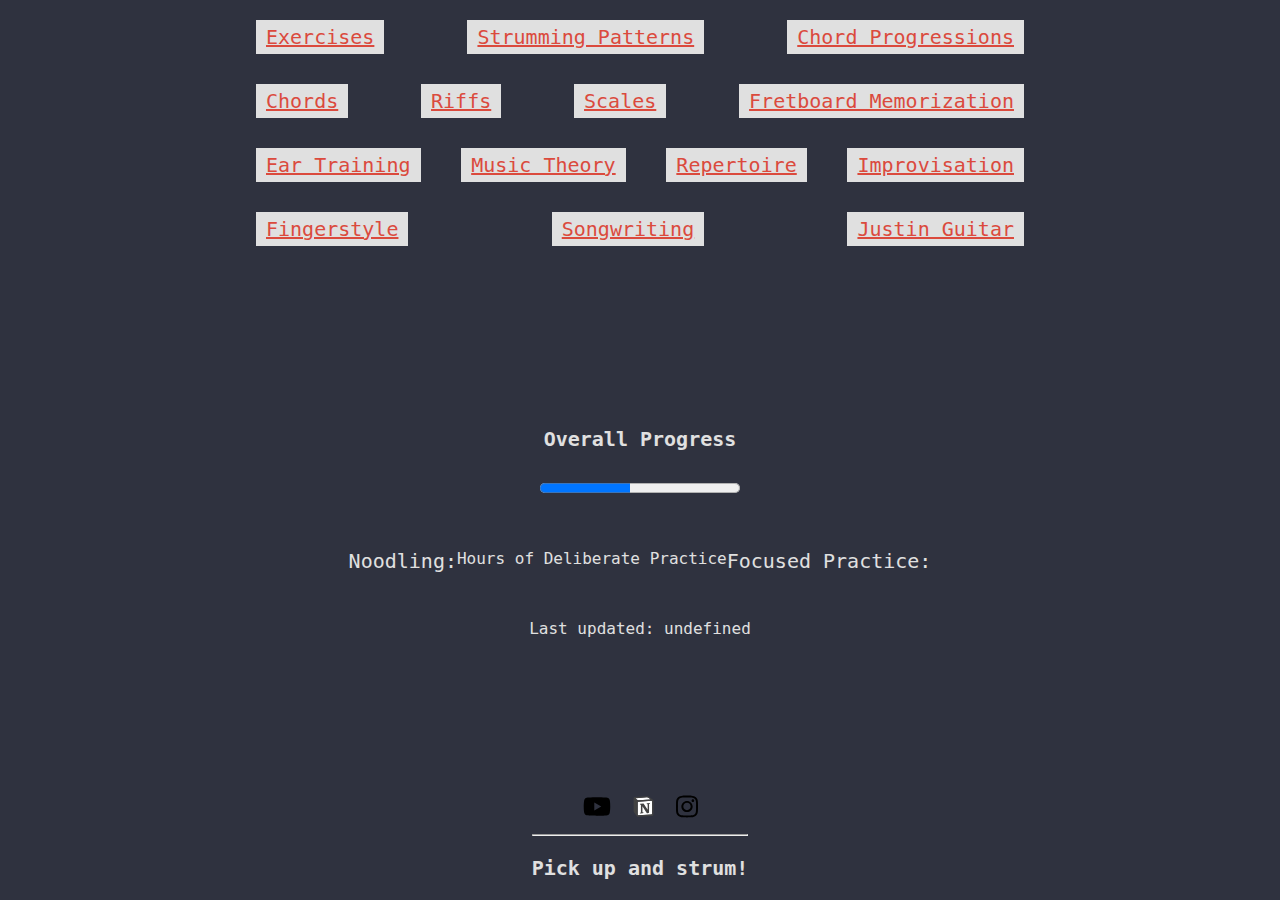
<file: index.html>
<!DOCTYPE html>

<html lang="en">
    <head>
        <meta charset="utf-8">
        <meta name="viewport" content="width=device-width, initial-scale=1.0">
        <title>Guitar</title>
        <link rel="stylesheet" href="./style.css">
    </head>
    <body>
        <div class="guitar-content">
            <div class="guitar-header">
                <ul class="guitar-list">
                    <li><a href="https://advitiay-anand.notion.site/Exercises-20e51c1d0d9c80db9b94d8b8f1b97555" target="_blank noreferrer">Exercises</a></li>
                    <li><a href="https://advitiay-anand.notion.site/Strumming-Patterns-20c51c1d0d9c802d9a85fc6e712c02ea" target="_blank noreferrer">Strumming Patterns</a></li>
                    <li><a href="https://advitiay-anand.notion.site/Chord-Progressions-20951c1d0d9c80c8bd19d9568d3c7e08" target="_blank noreferrer">Chord Progressions</a></li>
                    <li><a href="https://advitiay-anand.notion.site/edfa1c2c75d54bc8a2ef02438a038f11?v=15b51c1d0d9c80598413000cca51e6f5" target="_blank noreferrer">Chords</a></li>
                    <li><a href="https://advitiay-anand.notion.site/Riffs-16651c1d0d9c809d8246e1cf23ac2878" target="_blank noreferrer">Riffs</a></li>
                    <li><a href="https://advitiay-anand.notion.site/15b51c1d0d9c80cfa16ef49464edde76?v=15b51c1d0d9c81749ada000ca266685e" target="_blank noreferrer">Scales</a></li>
                    <li><a href="https://guitartrainer-re.vercel.app" target="_blank noreferrer">Fretboard Memorization</a></li>
                    <li><a href="https://advitiay-anand.notion.site/Ear-Training-21a51c1d0d9c803883d2ec5c9f48b490" target="_blank noreferrer">Ear Training</a></li>
                    <li><a href="https://advitiay-anand.notion.site/Music-Theory-21a51c1d0d9c8044a646ee81d6d4e84f" target="_blank noreferrer">Music Theory</a></li>
                    <li><a href="https://advitiay-anand.notion.site/1cb51c1d0d9c80b7befdc7463886faaa?v=20951c1d0d9c805c82ee000c83201c17" target="_blank noreferrer">Repertoire</a></li>
                    <li><a href="https://advitiay-anand.notion.site/Improvisation-20c51c1d0d9c803ba0cdd570cf9cccbe" target="_blank noreferrer">Improvisation</a></li>
                    <li><a href="#">Fingerstyle</a></li>
                    <li><a href="https://advitiay-anand.notion.site/Songwriting-13d51c1d0d9c80f793b0ed930a3a3bb6" target="_blank noreferrer">Songwriting</a></li>
                    <li><a href="https://advitiay-anand.notion.site/Justin-Guitar-21d51c1d0d9c80fa8441f39ad9ef1868" target="_blank noreferrer">Justin Guitar</a></li>
                </ul>
            </div>
            <div class="guitar-main">
                <p class="progress-label" onmouseover="toggleLevelIndicator()" onmouseout="toggleLevelIndicator()"><span class="bold">Overall Progress</span><br><span id="level-indicator" class="invisible">(Beginner Level)</span><br><progress value="10" max="22">45%</progress></p>
                <div class="activity-container">
                    <div>Noodling: <span id="play-activity" class="guitar-activity-emojis"></span></div>
                    <div class="total-hours-container" onclick="openGuitarLogs()">
                        <div id="total-hours" class="bold"></div>
                        <div class="small">Hours of Deliberate Practice</div>
                    </div>
                    <div>Focused Practice: <span id="practice-activity" class="guitar-activity-emojis"></span></div>
                </div>
                <p id="last-updated" class="last-updated small">Last updated: </p>
            </div>
            <div class="guitar-footer">
                <div class="social-links-container">
                    <ul class="social-links-list">
                        <li><a href="https://youtube.com/playlist?list=PL5f5OznYpN3wstzohVgVgB3U8Bs2oxqVr&si=tsCHWhA3qH1pNui8" target="_blank" rel="noreferrer noopener"><img class="icon" src="./icons/youtube.svg" alt="YouTube Icon"></a></li>
                        <li><a href="https://advitiay-anand.notion.site/Guitar-16a88d17ab67492db46209a8a03287ed" target="_blank" rel="noreferrer noopener"><img class="icon" src="./icons/notion.svg" alt="Notion Icon"></a></li>
                        <li><a href="https://www.instagram.com/namanregi/" target="_blank" rel="noreferrer noopener"><img class="icon" src="./icons/instagram.svg" alt="Instagram Icon"></a></li>
                    </ul>
                </div>
                <hr>
                <p class="touchstone"><span class="bold">Pick up and strum!</span></p>
            </div>
        </div>

        <script src="./script.js"></script>
    </body>
</html>
</file>
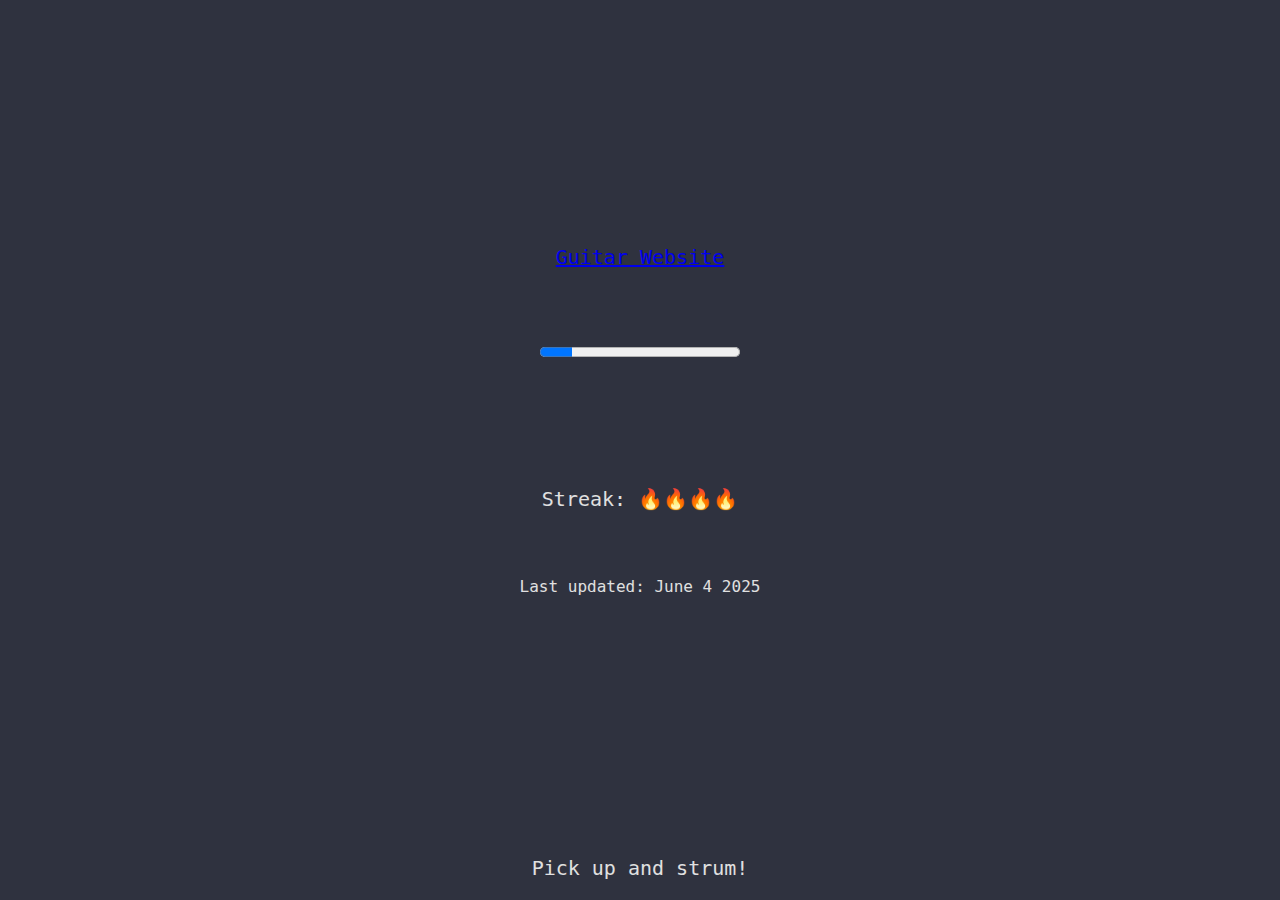
<file: guitar.html>
<!DOCTYPE html>

<html lang="en">
    <head>
        <meta charset="utf-8">
        <title>Guitar</title>
        <link rel="stylesheet" href="../../style.css">
        <link rel="stylesheet" href="./guitar.css">
    </head>
    <body>
        <div class="guitar-content">
            <div class="guitar-main">
                <p><a href="https://advitiay-anand.notion.site/Guitar-16a88d17ab67492db46209a8a03287ed?pvs=4" target="_blank noreferrer">Guitar Website</a></p>
                <p><progress value="16" max="100">16%</progress></p>
                <br>
                <p>Streak: 🔥🔥🔥🔥</p>
                <p class="small">Last updated: June 4 2025</p>
            </div>
            <div class="guitar-footer">
                <p>Pick up and strum!</p>
            </div>
        </div>
    </body>
</html>
</file>
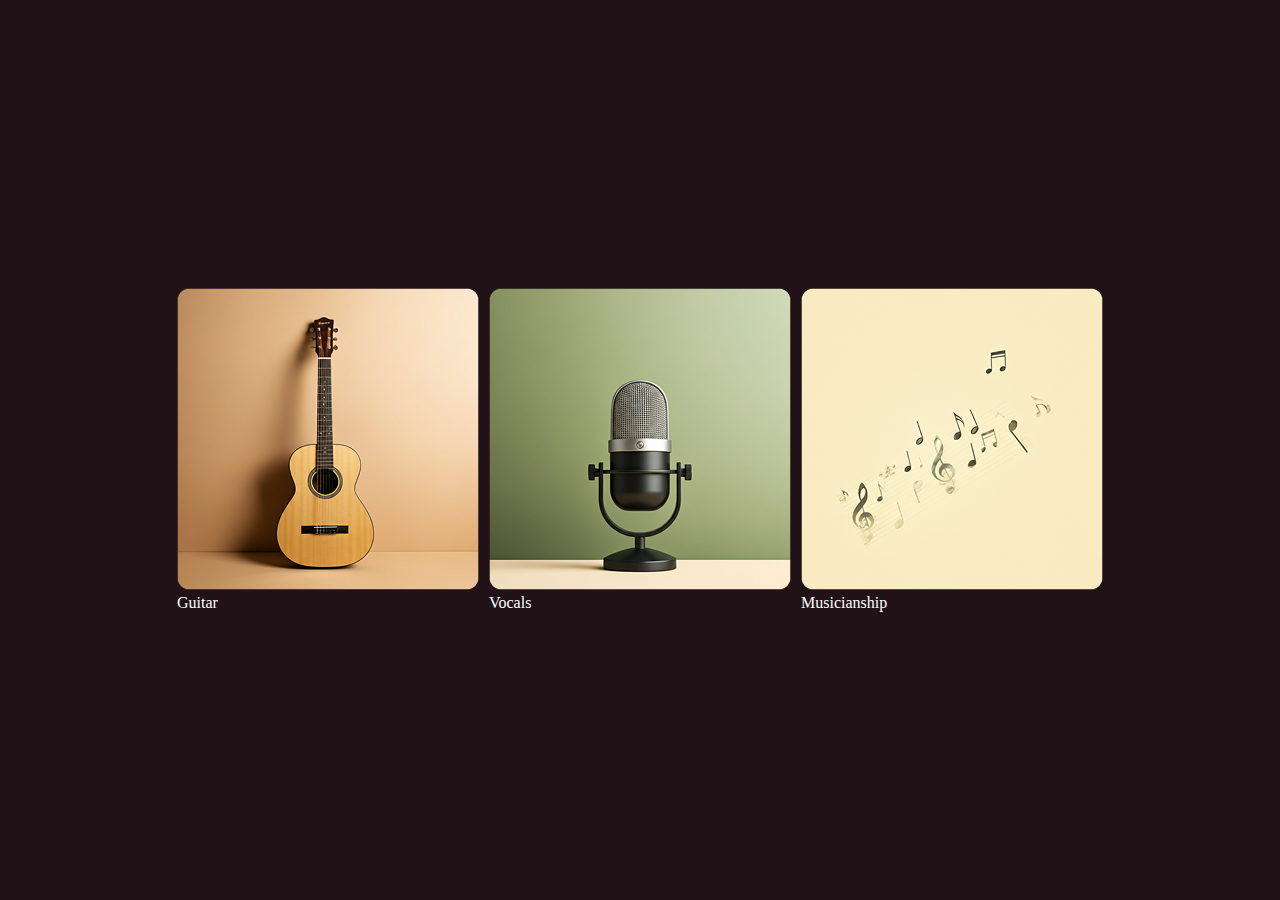
<file: music/music.html>
<!DOCTYPE html>
<html lang="en">

    <head>
        <meta charset="UTF-8">
        <meta name="viewport" content="width=device-width, initial-scale=1.0">
        <link rel="stylesheet" href="./music.css">
        <title>Music</title>
    </head>

    <body>
        <div class="grid">
            <div id="guitar-tile" class="grid-item">
                <div class="item-image">
                    <img src="./assets/guitar.png">
                </div>
                <div class="item-text">Guitar</div>
            </div>
            <div id="vocals-tile" class="grid-item">
                <div class="item-image">
                    <img src="./assets/mic.png">
                </div>
                <div class="item-text">Vocals</div>
            </div>
            <div id="musicianship-tile" class="grid-item">
                <div class="item-image">
                    <img src="./assets/notes.png">
                </div>
                <div class="item-text">Musicianship</div>
            </div>
        </div>

        <script src="./music.js"></script>
    </body>

</html>
</file>
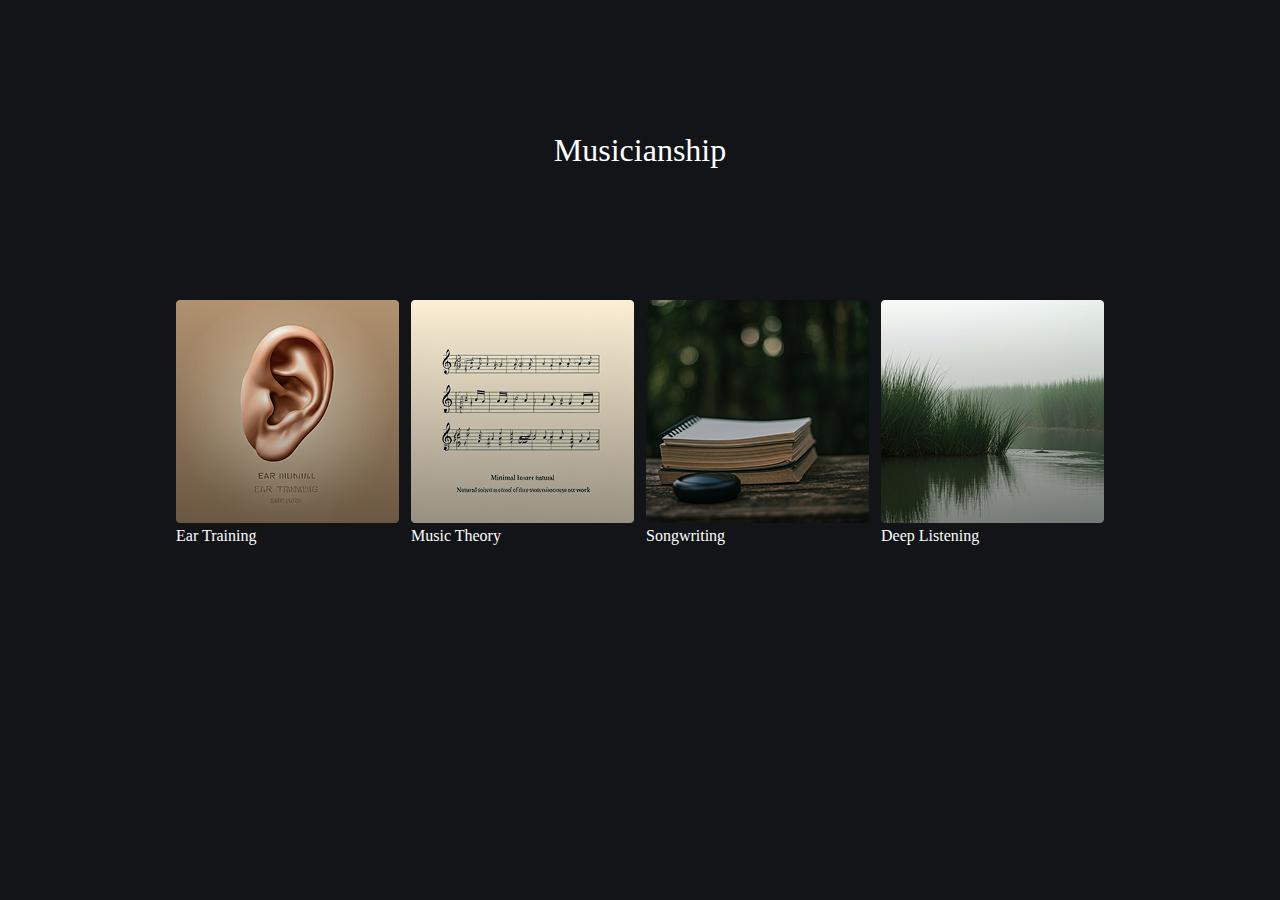
<file: music/musicianship.html>
<!DOCTYPE html>
<html lang="en">
    <head>
        <meta charset="UTF-8">
        <meta name="viewport" content="width=device-width, initial-scale=1.0">
        <link rel="stylesheet" href="./musicianship.css">
        <title>Musicianship</title>
    </head>
    <body>
        <div class="title">
            Musicianship
        </div>
        <div class="grid">
            <div id="ear-training-tile" class="grid-item">
                <img class="item-image" src="./assets/ear-training.png">
                <div class="item-text">Ear Training</div>
            </div>
            <div id="music-theory-tile" class="grid-item">
                <img class="item-image" src="./assets/music-theory.png">
                <div class="item-text">Music Theory</div>
            </div>
            <div id="songwriting-tile" class="grid-item">
                <img class="item-image" src="./assets/songwriting.png">
                <div class="item-text">Songwriting</div>
            </div>
            <div id="deep-listening-tile" class="grid-item">
                <img class="item-image" src="./assets/deep-listening.png">
                <div class="item-text">Deep Listening</div>
            </div>
        </div>

        <script src="./musicianship.js"></script>
    </body>
</html>
</file>
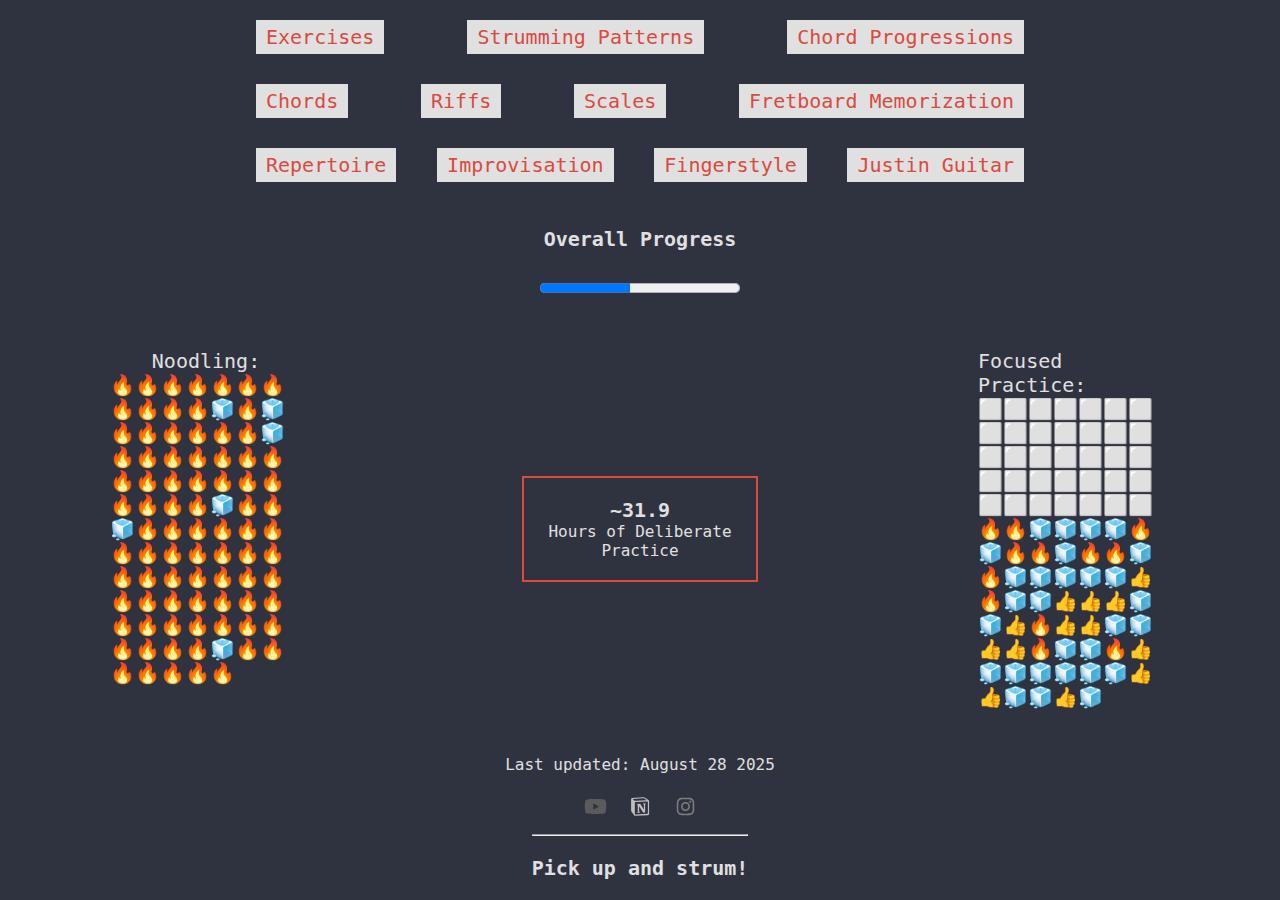
<file: pages/guitar/guitar.html>
<!DOCTYPE html>

<html lang="en">
    <head>
        <meta charset="utf-8">
        <meta name="viewport" content="width=device-width, initial-scale=1.0">
        <title>Guitar</title>
        <link rel="stylesheet" href="./guitar.css">
    </head>
    <body>
        <div class="guitar-content">
            <div class="guitar-header">
                <ul class="guitar-list">
                    <li><a id="exercises-link" href="https://advitiay-anand.notion.site/Exercises-20e51c1d0d9c80db9b94d8b8f1b97555" target="_blank noreferrer">Exercises</a></li>
                    <li><a id="strumming-link" href="https://advitiay-anand.notion.site/Strumming-Patterns-20c51c1d0d9c802d9a85fc6e712c02ea" target="_blank noreferrer">Strumming Patterns</a></li>
                    <li><a id="progressions-link" href="https://advitiay-anand.notion.site/Chord-Progressions-20951c1d0d9c80c8bd19d9568d3c7e08" target="_blank noreferrer">Chord Progressions</a></li>
                    <li><a id="chords-link" href="https://advitiay-anand.notion.site/edfa1c2c75d54bc8a2ef02438a038f11?v=15b51c1d0d9c80598413000cca51e6f5" target="_blank noreferrer">Chords</a></li>
                    <li><a id="riffs-link" href="https://advitiay-anand.notion.site/Riffs-16651c1d0d9c809d8246e1cf23ac2878" target="_blank noreferrer">Riffs</a></li>
                    <li><a id="scales-link" href="https://advitiay-anand.notion.site/15b51c1d0d9c80cfa16ef49464edde76?v=15b51c1d0d9c81749ada000ca266685e" target="_blank noreferrer">Scales</a></li>
                    <li><a id="fretboard-link" href="https://advitiay-anand.notion.site/Fretboard-Memorization-24d51c1d0d9c806ab7f9fe2d71746c65" target="_blank noreferrer">Fretboard Memorization</a></li>
                    <li><a id="repertoire-link" href="https://advitiay-anand.notion.site/1cb51c1d0d9c80b7befdc7463886faaa?v=20951c1d0d9c805c82ee000c83201c17" target="_blank noreferrer">Repertoire</a></li>
                    <li><a id="improvisation-link" href="https://advitiay-anand.notion.site/Improvisation-20c51c1d0d9c803ba0cdd570cf9cccbe" target="_blank noreferrer">Improvisation</a></li>
                    <li><a id="fingerstyle-link" href="https://advitiay-anand.notion.site/Fingerstyle-24d51c1d0d9c8085af17eebec82608ea" target="_blank noreferrer">Fingerstyle</a></li>
                    <li><a id="justin-guitar-link" href="https://advitiay-anand.notion.site/Justin-Guitar-21d51c1d0d9c80fa8441f39ad9ef1868" target="_blank noreferrer">Justin Guitar</a></li>
                </ul>
            </div>
            <div class="guitar-main">
                <p class="progress-label" onmouseover="toggleLevelIndicator()" onmouseout="toggleLevelIndicator()"><span class="bold">Overall Progress</span><br><span id="level-indicator" class="invisible">(Beginner Level)</span><br><progress value="10" max="22">45%</progress></p>
                <div class="activity-container">
                    <div>Noodling: <span id="play-activity" class="guitar-activity-emojis"></span></div>
                    <div id="total-hours-container" class="total-hours-container">
                        <div id="total-hours" class="bold"></div>
                        <div class="small">Hours of Deliberate Practice</div>
                    </div>
                    <div>Focused Practice: <span id="practice-activity" class="guitar-activity-emojis"></span></div>
                </div>
                <p id="last-updated" class="last-updated small">Last updated: </p>
            </div>
            <div class="guitar-footer">
                <div class="social-links-container">
                    <ul class="social-links-list">
                        <li><a href="https://youtube.com/playlist?list=PL5f5OznYpN3wstzohVgVgB3U8Bs2oxqVr&si=tsCHWhA3qH1pNui8" target="_blank" rel="noreferrer noopener"><img class="icon" src="./icons/youtube.svg" alt="YouTube Icon"></a></li>
                        <li><a href="https://advitiay-anand.notion.site/Guitar-16a88d17ab67492db46209a8a03287ed" target="_blank" rel="noreferrer noopener"><img class="icon" src="./icons/notion.svg" alt="Notion Icon"></a></li>
                        <li><a href="https://www.instagram.com/namanregi/" target="_blank" rel="noreferrer noopener"><img class="icon" src="./icons/instagram.svg" alt="Instagram Icon"></a></li>
                    </ul>
                </div>
                <hr>
                <p class="touchstone"><span class="bold">Pick up and strum!</span></p>
            </div>
        </div>

        <script src="./guitar.js"></script>
    </body>
</html>
</file>
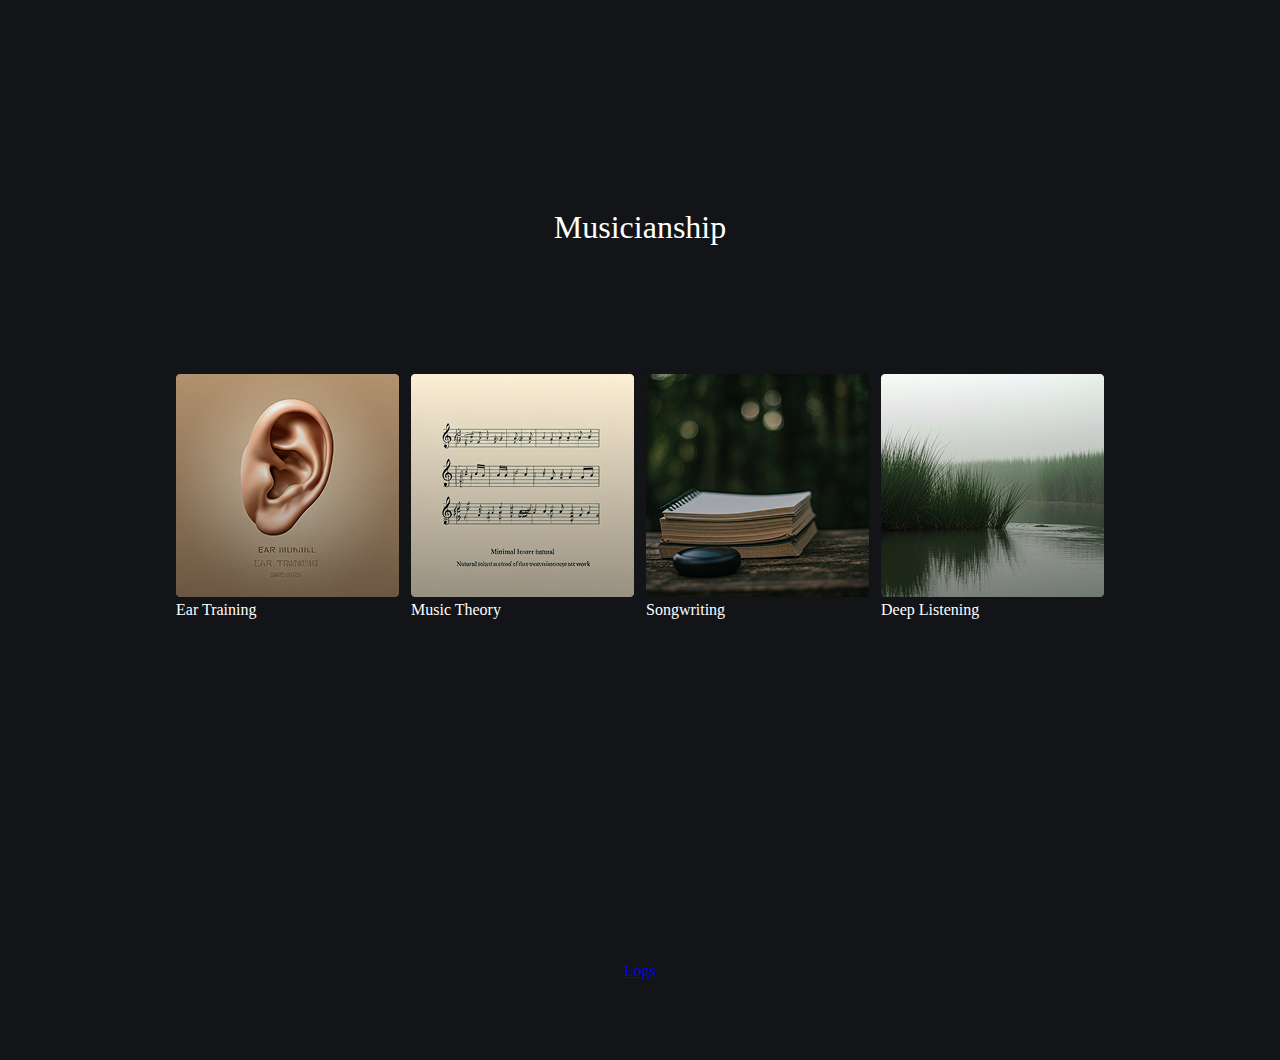
<file: pages/musicianship/musicianship.html>
<!DOCTYPE html>
<html lang="en">
    <head>
        <meta charset="UTF-8">
        <meta name="viewport" content="width=device-width, initial-scale=1.0">
        <link rel="stylesheet" href="./musicianship.css">
        <title>Musicianship</title>
    </head>
    <body>
        <div class="title">
            Musicianship
        </div>
        <div class="grid">
            <div id="ear-training-tile" class="grid-item">
                <img class="item-image" src="./assets/ear-training.png">
                <div class="item-text">Ear Training</div>
            </div>
            <div id="music-theory-tile" class="grid-item">
                <img class="item-image" src="./assets/music-theory.png">
                <div class="item-text">Music Theory</div>
            </div>
            <div id="songwriting-tile" class="grid-item">
                <img class="item-image" src="./assets/songwriting.png">
                <div class="item-text">Songwriting</div>
            </div>
            <div id="deep-listening-tile" class="grid-item">
                <img class="item-image" src="./assets/deep-listening.png">
                <div class="item-text">Deep Listening</div>
            </div>
        </div>
        <div class="footer"><a href="https://advitiay-anand.notion.site/Musicianship-Logs-25651c1d0d9c80389fe2fa6439e848b8" target="_blank" rel="noreferrer noopener">Logs</a></div>
        <script src="./musicianship.js"></script>
    </body>
</html>
</file>
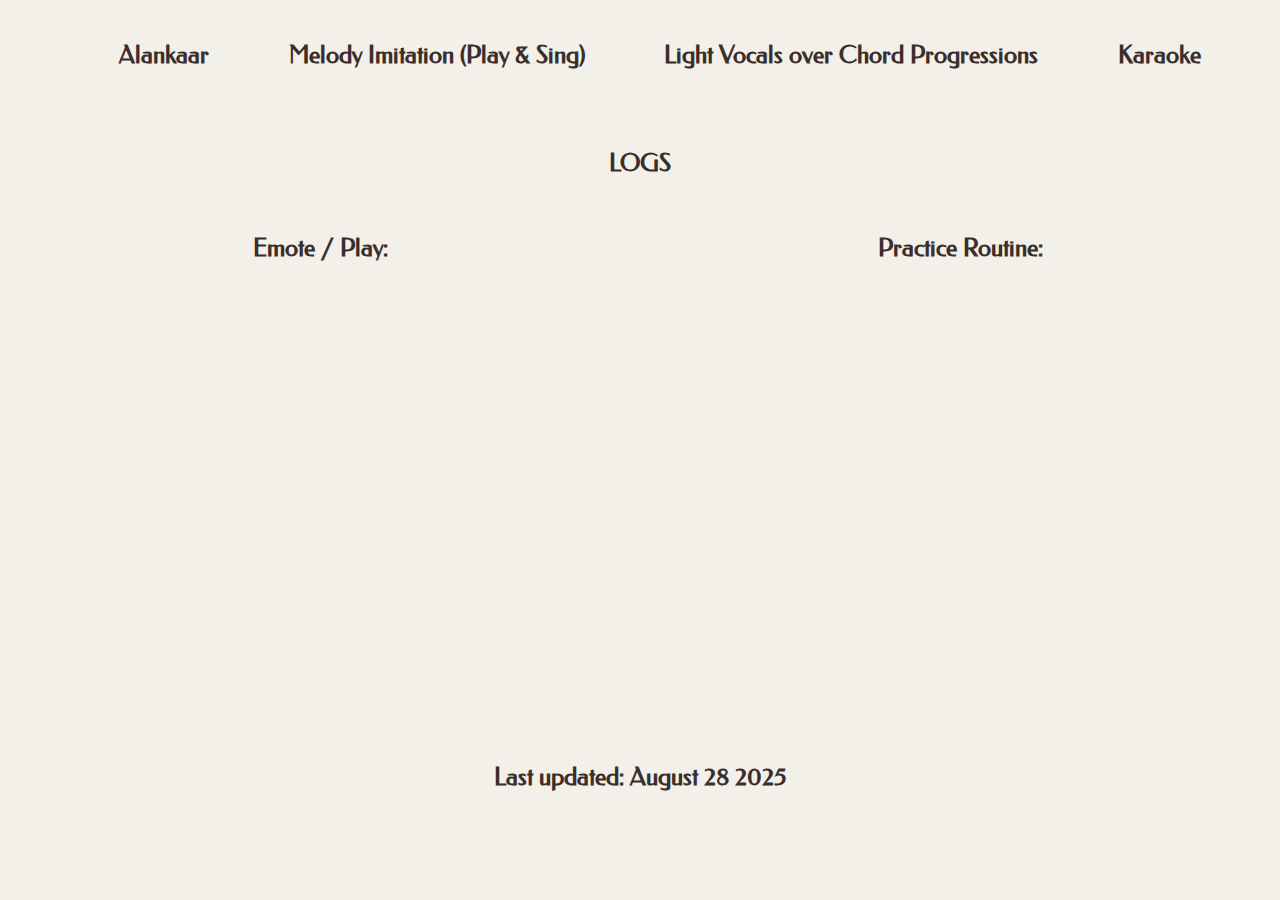
<file: pages/vocals/vocals.html>
<!DOCTYPE html>

<html lang="en">
    <head>
        <meta charset="utf-8">
        <meta name="viewport" content="width=device-width, initial-scale=1.0">
        <title>Vocals</title>
        <link rel="preconnect" href="https://fonts.googleapis.com">
        <link rel="preconnect" href="https://fonts.gstatic.com" crossorigin>
        <link href="https://fonts.googleapis.com/css2?family=Federo&display=swap" rel="stylesheet">
        <link rel="stylesheet" href="./vocals.css">
    </head>
    <body>
        <div class="container">
            <div class="header-list-container">
                <ul>
                    <li id="alankaar">Alankaar</li>
                    <li>Melody Imitation (Play & Sing)</li>
                    <li>Light Vocals over Chord Progressions</li>
                    <li id="karaoke">Karaoke</li>
                </ul>
            </div>
            <p id="logs">LOGS</p>
            <div class="activity-container">
                <div>Emote / Play: <span id="play-activity" class="vocals-activity-emojis">...</span></div>
                <div>Practice Routine: <span id="practice-activity" class="vocals-activity-emojis">...</span></div>
            </div>
            <p id="last-updated" class="small">Last updated: </p>
        </div>
        <div class="more-link-container">
            <a href="https://advitiay-anand.notion.site/Singing-13d51c1d0d9c80e59f44d27cf5c0ce77" target="_blank noreferrer">Notion</a>
        </div>

        <script src="./vocals.js"></script>
    </body>
</html>
</file>
<file: style.css>
* {
    font-family: "Barriecito", monospace, system-ui;
}

.activity-emojis {
    display: inline-flex;
    width: 80px;
    text-align: start;
}

html {
    background-color: #2f323f;
    color: #e0e0e0;
}

body {
    margin: 0;
    padding: 0;
    user-select: none;
}

.guitar-content {
    display: flex;
    flex-direction: column;
    justify-content: space-between;
    align-items: center;

    font-size: 20px;
    
    height: 100vh;
}

.guitar-main {
    display: flex;
    flex-direction: column;

    justify-content: center;
    align-items: center;

    gap: 30px;
}

.activity-container {
    display: flex;
}

.activity-container > * {
    display: flex;
    flex-direction: column;
    align-items: center;
}

.guitar-list {
    display: flex;
    flex-wrap: wrap;
    justify-content: space-between;
    gap: 30px;

    width: 60vw;
    padding: 0;

    list-style: none;
    font-size: 20px;

    text-decoration: underline;
}

.guitar-list li {
    background-color: #e0e0e0;
    padding: 5px 10px;
}

.guitar-list li:hover {
    transform: scale(1.2);
    font-weight: bold;
}

.guitar-list li a {
    color: #db4a3d;
}

.progress-label {
    text-align: center;
}

.invisible {
    opacity: 0;
}

.faintly-visible {
    opacity: 0.25;
}

.guitar-activity-emojis {
    display: inline-flex;
    width: 30%;
    overflow-wrap: anywhere;
}

.social-links-list {
    padding: 0;
    margin: 0;
    list-style-type: none;
    display: flex;
    justify-content: center;
    gap: 20px;
}

.icon {
    height: 25px;
    filter: grayscale();
}

.icon:hover{
    filter: none;
}

.touchstone {
    text-align: center;
}

.small {
    font-size: 0.8em;
}

.bold {
    font-weight: bold;
}

.italic {
    font-style: italic;
}

@media only screen and (max-width: 600px) {
    .guitar-list {
        width: 100%;
        justify-content: center;
        row-gap: 3px;
        column-gap: 2px;
        font-size: 17px;
    }

    .guitar-list li:hover {
        font-size: unset;
        font-weight: unset;
    }

    .guitar-activity-emojis {
        width: 100%;
        text-align: start;
    }

    .activity-container > * {
        padding: 0 15px;
        text-align: center;
    }

    .guitar-content {
        font-size: 17px;
    }

    .guitar-main {
        gap: 80px;
    }
}
</file>
<file: guitar.css>
body {
    margin: 0;
    padding: 0;
}

.guitar-content {
    display: flex;
    flex-direction: column;
    align-items: center;
    
    height: 100vh;
}

.guitar-main {
    flex-grow: 1;
    
    display: flex;
    flex-direction: column;

    justify-content: center;
    align-items: center;
}

.guitar-list {
    display: flex;
    flex-wrap: wrap;
    justify-content: space-between;
    gap: 30px;

    width: 60vw;
    padding: 0;

    list-style: none;
    font-size: 24px;

    text-decoration: underline;
}

.guitar-list li:hover {
    font-size: 32px;
    user-select: none;
}
</file>
<file: music/music.css>
* {
    padding: 0;
    margin: 0;
}

html {
    background-color: #211217;
    color: white;
}

body {
    height: 100vh;
    display: flex;
    justify-content: center;
    align-items: center;

    user-select: none;
}

.grid {
    display: flex;
    gap: 10px;
}

.grid-item:hover {
    transform: scale(1.03);
    cursor: pointer;
}
</file>
<file: music/musicianship.css>
* {
    padding: 0;
    margin: 0;
}

html {
    background-color: #121417;
    color: white;
}

body {
    height: 100vh;
    display: flex;
    flex-direction: column;
    align-items: center;

    user-select: none;
}

.title {
    flex: 1;
    width: 100%;

    display: flex;
    justify-content: center;
    align-items: center;
    font-size: 32px;
}

.grid {
    flex: 2;
    display: flex;
    align-items: start;
    gap: 12px;
}

.grid-item:hover {
    transform: scale(1.03);
    cursor: pointer;
}
</file>
<file: pages/guitar/guitar.css>
* {
    font-family: "Barriecito", monospace, system-ui;
}

.activity-emojis {
    display: inline-flex;
    width: 80px;
    text-align: start;
}

html {
    background-color: #2f323f;
    color: #e0e0e0;
}

body {
    margin: 0;
    padding: 0;
    user-select: none;
}

.guitar-content {
    display: flex;
    flex-direction: column;
    justify-content: space-between;
    align-items: center;

    font-size: 20px;
    
    height: 100vh;
}

.guitar-main {
    display: flex;
    flex-direction: column;

    justify-content: center;
    align-items: center;

    gap: 30px;
}

.activity-container {
    display: flex;
    justify-content: space-around;
}

.activity-container > * {
    flex-basis: 15%;

    display: flex;
    flex-direction: column;
    align-items: center;
}

.activity-container > *:hover {
    transform: scale(1.15)
}

.total-hours-container {
    align-self: center;
    text-align: center;
    border: 2px solid #db4a3d;
    padding: 20px;
}

.guitar-list {
    display: flex;
    flex-wrap: wrap;
    justify-content: space-between;
    gap: 30px;

    width: 60vw;
    padding: 0;

    list-style: none;
    font-size: 20px;
}

.guitar-list li {
    background-color: #e0e0e0;
    padding: 5px 10px;
}

.guitar-list li:hover {
    transform: scale(1.2);
    font-weight: bold;
}

.guitar-list li a {
    color: #db4a3d;
    text-decoration: none;
}

.progress-label {
    text-align: center;
}

.progress-label:hover {
    transform: scale(1.1);
}

.invisible {
    opacity: 0;
}

.faintly-visible {
    opacity: 0.25;
}

.last-updated:hover {
    transform: scale(1.1);
}

.guitar-activity-emojis {
    display: inline-flex;
    overflow-wrap: anywhere;
}

.social-links-list {
    padding: 0;
    margin: 0;
    list-style-type: none;
    display: flex;
    justify-content: center;
    gap: 20px;
}

.icon {
    height: 25px;
    filter: grayscale();
}

.icon:hover{
    filter: none;
}

.touchstone {
    text-align: center;
}

.small {
    font-size: 0.8em;
}

.bold {
    font-weight: bold;
}

.italic {
    font-style: italic;
}

@media only screen and (max-width: 600px) {
    .guitar-list {
        width: 100%;
        justify-content: center;
        row-gap: 3px;
        column-gap: 2px;
        font-size: 17px;
    }

    .guitar-list li:hover {
        font-size: unset;
        font-weight: unset;
    }

    .guitar-activity-emojis {
        width: 100%;
        text-align: start;
    }

    .activity-container > * {
        padding: 0 15px;
        text-align: center;
    }

    .guitar-content {
        font-size: 17px;
    }

    .guitar-main {
        gap: 80px;
    }
}
</file>
<file: pages/musicianship/musicianship.css>
* {
    padding: 0;
    margin: 0;
}

html {
    background-color: #121417;
    color: white;
}

body {
    height: 100vh;
    display: flex;
    flex-direction: column;
    align-items: center;

    user-select: none;

    padding: 80px;
}

.title {
    flex: 1;
    width: 100%;

    display: flex;
    justify-content: center;
    align-items: center;
    font-size: 32px;
}

.grid {
    flex: 2;
    display: flex;
    justify-content: center;
    align-items: start;
    gap: 12px;
    flex-wrap: wrap;
}

.grid-item:hover {
    transform: scale(1.03);
    cursor: pointer;
}
</file>
<file: pages/vocals/vocals.css>
* {
    font-family: "Federo", sans-serif;
}

html {
    background-color: #f3efe9;
    color: #3a2e2b;

    animation-name: background-colour-transition;
    animation-duration: 5s;
    animation-fill-mode: forwards;
}

@keyframes background-colour-transition {
    from {
        background-color: #3a2e2b;
    }

    5% {
        background-color: currentColor;
    }
    
    to {
        background-color: #f3efe9;
    }
}

body {
    margin: 0;
    padding: 0;

    display: flex;
    flex-direction: column;
    height: 100vh;

    justify-content: center;
    align-items: center;

    font-size: 24px;
    font-weight: bold;
}

progress {
    opacity: 0;
    animation-name: fade-in;
    animation-duration: 5s;
    animation-fill-mode: forwards;
    animation-delay: 3s;
}

.container {
    flex: 1;

    width: 100%;

    display: flex;
    flex-direction: column;
    justify-content: space-around;
    align-items: center;

    text-align: center;
}

.container a {
    text-decoration: none;
    padding: 10px;
    background-color: #3a2e2b;
    color: white;
}

.container a:hover {
    padding: 15px;
}

.header-list-container {
    width: 100%;
}

.header-list-container ul {
    list-style: none;

    display: flex;
    justify-content: space-evenly;
}

.activity-container {
    display: flex;

    width: inherit;
}

.activity-container > * {
    flex: 1;
    display: flex;
    flex-direction: column;
    align-items: center;
}

.vocals-activity-emojis {
    display: inline-flex;
    max-width: 30%;
    margin-top: 10px;
    text-align: start;
    overflow-wrap: anywhere;
    opacity: 0;

    animation-name: fade-in;
    animation-duration: 5s;
    animation-fill-mode: forwards;
    animation-delay: 5s;
}

.more-link-container {
    padding: 20px 0px;

    opacity: 0;
    animation-name: fade-in;
    animation-duration: 5s;
    animation-fill-mode: forwards;
    animation-delay: 7s;
}

.more-link-container a {
    color: #3a2e2b;
}

@keyframes fade-in {
    from {
        opacity: 0;
    }

    to {
        opacity: 1;
    }
}

@media only screen and (max-width: 600px) {

    .vocals-activity-emojis {
        max-width: 100%;
    }

    .activity-container > * {
        padding: 0 10px;
    }
}
</file>
